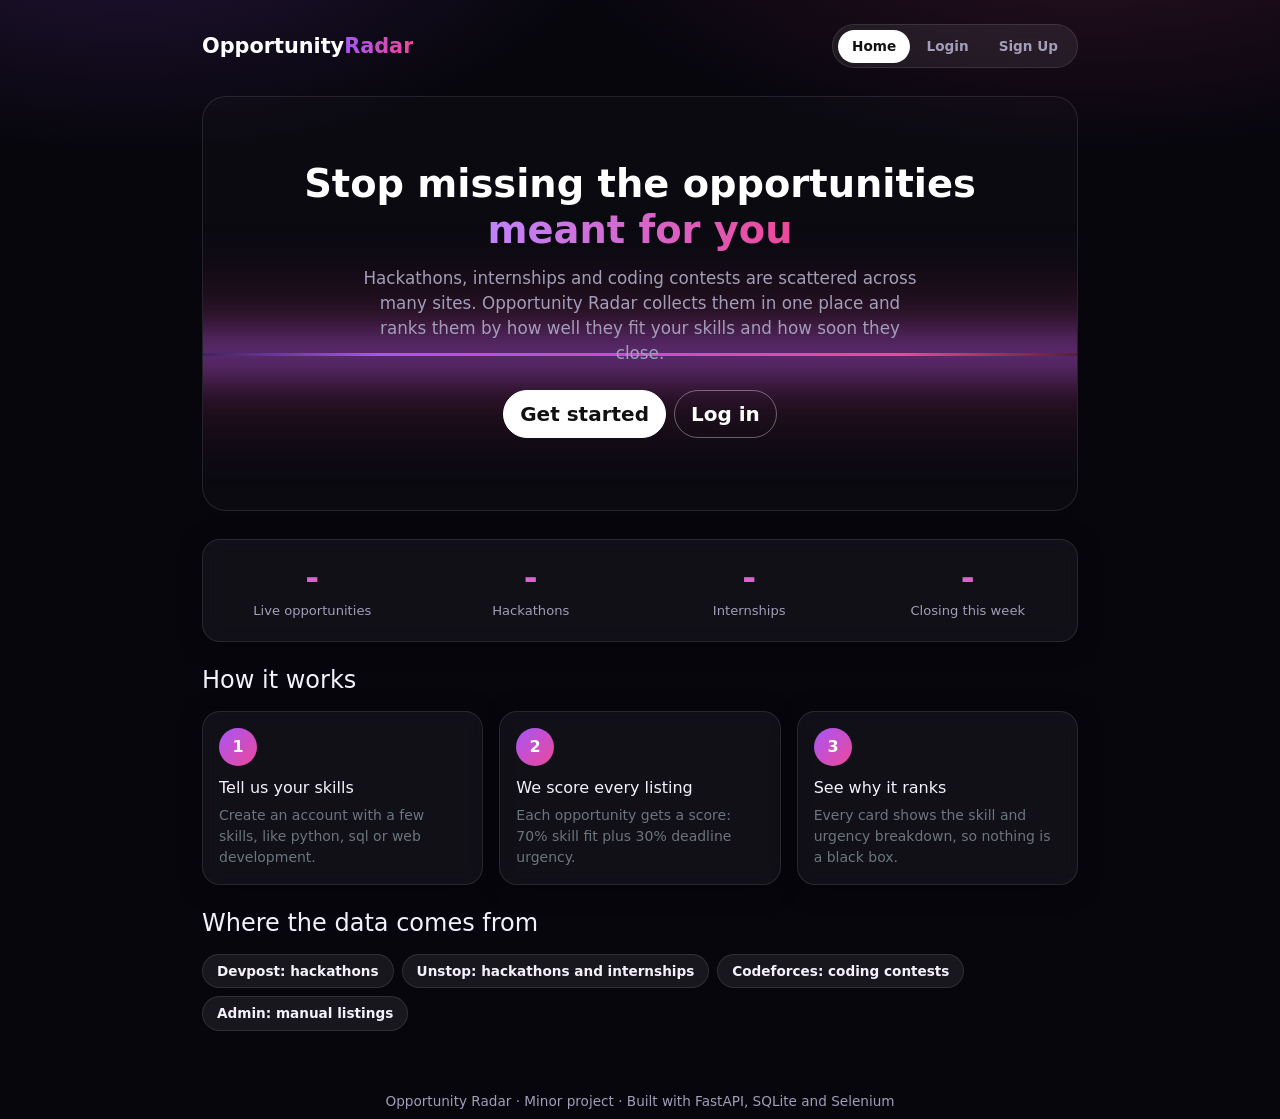
<file: frontend/index.html>
<!doctype html>
<html lang="en" data-bs-theme="dark">
  <head>
    <meta charset="UTF-8" />
    <meta name="viewport" content="width=device-width, initial-scale=1" />
    <title>Opportunity Radar</title>
    <link
      href="https://cdn.jsdelivr.net/npm/bootstrap@5.3.3/dist/css/bootstrap.min.css"
      rel="stylesheet"
    />
    <link rel="stylesheet" href="style.css" />
  </head>
  <body>
    <main class="container py-4" style="max-width: 900px">
      <div class="topbar">
        <a class="logo" href="index.html">Opportunity<span>Radar</span></a>
        <ul class="nav nav-pills" id="nav"></ul>
      </div>

      <section class="hero">
        <h1>
          Stop missing the opportunities <span class="grad">meant for you</span>
        </h1>
        <p>
          Hackathons, internships and coding contests are scattered across many
          sites. Opportunity Radar collects them in one place and ranks them by
          how well they fit your skills and how soon they close.
        </p>
        <div class="d-flex flex-wrap gap-2 mt-4" id="heroButtons"></div>
      </section>

      <div class="card mb-4">
        <div class="row g-0">
          <div class="col-6 col-md-3 stat">
            <div class="num" id="sTotal">-</div>
            <div class="lbl">Live opportunities</div>
          </div>
          <div class="col-6 col-md-3 stat">
            <div class="num" id="sHack">-</div>
            <div class="lbl">Hackathons</div>
          </div>
          <div class="col-6 col-md-3 stat">
            <div class="num" id="sIntern">-</div>
            <div class="lbl">Internships</div>
          </div>
          <div class="col-6 col-md-3 stat">
            <div class="num" id="sWeek">-</div>
            <div class="lbl">Closing this week</div>
          </div>
        </div>
      </div>

      <h2 class="h4 mb-3">How it works</h2>
      <div class="row g-3 mb-4">
        <div class="col-md-4">
          <div class="card h-100">
            <div class="card-body">
              <div class="step-num">1</div>
              <h3 class="h6">Tell us your skills</h3>
              <p class="text-secondary small mb-0">
                Create an account with a few skills, like python, sql or web
                development.
              </p>
            </div>
          </div>
        </div>
        <div class="col-md-4">
          <div class="card h-100">
            <div class="card-body">
              <div class="step-num">2</div>
              <h3 class="h6">We score every listing</h3>
              <p class="text-secondary small mb-0">
                Each opportunity gets a score: 70% skill fit plus 30% deadline
                urgency.
              </p>
            </div>
          </div>
        </div>
        <div class="col-md-4">
          <div class="card h-100">
            <div class="card-body">
              <div class="step-num">3</div>
              <h3 class="h6">See why it ranks</h3>
              <p class="text-secondary small mb-0">
                Every card shows the skill and urgency breakdown, so nothing is
                a black box.
              </p>
            </div>
          </div>
        </div>
      </div>

      <h2 class="h4 mb-3">Where the data comes from</h2>
      <div class="d-flex flex-wrap gap-2 mb-2">
        <span class="source-pill">Devpost: hackathons</span>
        <span class="source-pill">Unstop: hackathons and internships</span>
        <span class="source-pill">Codeforces: coding contests</span>
        <span class="source-pill">Admin: manual listings</span>
      </div>
    </main>

    <footer>
      Opportunity Radar &middot; Minor project &middot; Built with FastAPI,
      SQLite and Selenium
    </footer>

    <script src="auth.js"></script>
    <script>
      renderNav("home");

      // Hero buttons depend on whether the user is logged in
      document.getElementById("heroButtons").innerHTML = getToken()
        ? '<a href="matches.html" class="btn btn-accent btn-lg">Go to my matches</a>'
        : '<a href="signup.html" class="btn btn-accent btn-lg">Get started</a>' +
          '<a href="login.html" class="btn btn-ghost btn-lg">Log in</a>';

      function daysLeft(d) {
        const t = new Date();
        t.setHours(0, 0, 0, 0);
        return Math.round((new Date(d + "T00:00:00") - t) / 86400000);
      }

      // Live stats from the public opportunities endpoint
      fetch(API + "/opportunities")
        .then((r) => r.json())
        .then((list) => {
          const open = list.filter((o) => daysLeft(o.deadline) >= 0);
          document.getElementById("sTotal").textContent = open.length;
          document.getElementById("sHack").textContent = open.filter(
            (o) => o.type === "hackathon",
          ).length;
          document.getElementById("sIntern").textContent = open.filter(
            (o) => o.type === "internship",
          ).length;
          document.getElementById("sWeek").textContent = open.filter(
            (o) => daysLeft(o.deadline) <= 7,
          ).length;
        })
        .catch(() => {}); // if the backend is off, the stats just stay as "-"
    </script>
  </body>
</html>
</file>
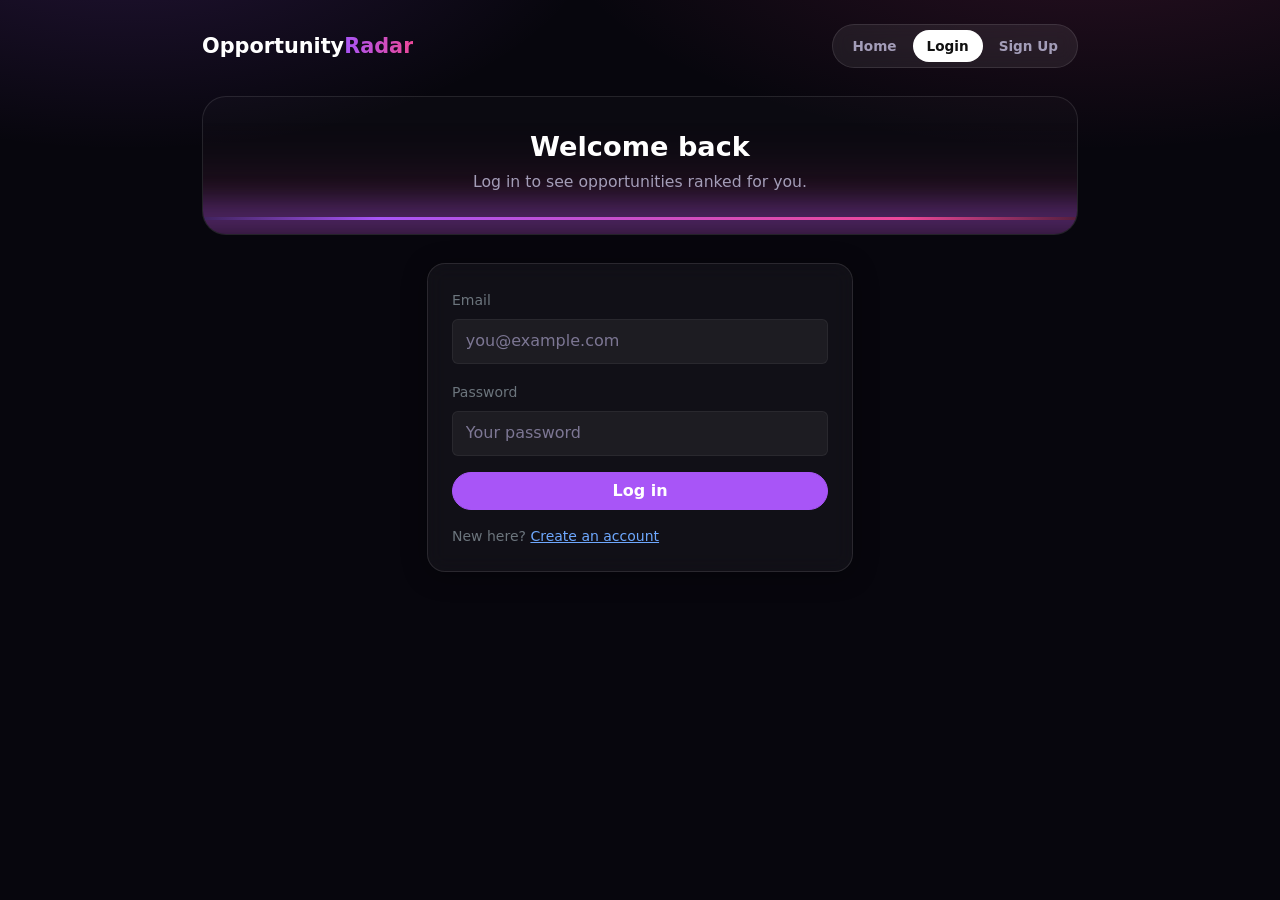
<file: frontend/admin.html>
<!doctype html>
<html lang="en" data-bs-theme="dark">
  <head>
    <meta charset="UTF-8" />
    <meta name="viewport" content="width=device-width, initial-scale=1" />
    <title>Opportunity Radar - Admin</title>
    <link
      href="https://cdn.jsdelivr.net/npm/bootstrap@5.3.3/dist/css/bootstrap.min.css"
      rel="stylesheet"
    />
    <link rel="stylesheet" href="style.css" />
  </head>
  <body>
    <main class="container py-4" style="max-width: 900px">
      <div class="topbar">
        <a class="logo" href="index.html">Opportunity<span>Radar</span></a>
        <ul class="nav nav-pills" id="nav"></ul>
      </div>

      <section class="hero small">
        <h1>Admin panel</h1>
        <p>
          Add listings the scrapers miss, such as college events or forwarded
          opportunities.
        </p>
      </section>

      <div id="denied" class="alert alert-warning d-none">
        This page is for admins only.
        <a href="matches.html" class="alert-link">Back to my matches</a>
      </div>

      <div class="row g-3" id="panel">
        <div class="col-md-5">
          <div class="card">
            <div class="card-body p-4">
              <h2 class="h6 mb-3">Add an opportunity</h2>
              <div class="mb-3">
                <input
                  type="text"
                  id="oppTitle"
                  class="form-control"
                  placeholder="Title"
                />
              </div>
              <div class="mb-3">
                <select id="oppType" class="form-select">
                  <option value="hackathon">Hackathon</option>
                  <option value="internship">Internship</option>
                  <option value="competition">Competition</option>
                  <option value="contest">Contest</option>
                </select>
              </div>
              <div class="mb-3">
                <input
                  type="text"
                  id="oppSkills"
                  class="form-control"
                  placeholder="Skills (at least 2, comma-separated)"
                />
              </div>
              <div class="mb-3">
                <label for="oppDeadline" class="form-label small text-secondary"
                  >Deadline</label
                >
                <input type="date" id="oppDeadline" class="form-control" />
              </div>
              <div class="mb-3">
                <input
                  type="url"
                  id="oppLink"
                  class="form-control"
                  placeholder="Link (optional), https://..."
                />
              </div>
              <button class="btn btn-primary w-100" onclick="addOpportunity()">
                Add opportunity
              </button>
              <div id="addOppResult" class="mt-3"></div>
            </div>
          </div>
        </div>

        <div class="col-md-7">
          <div class="card h-100">
            <div class="card-body p-4">
              <h2 class="h6 mb-3">
                Recently added
                <span id="count" class="text-secondary fw-normal"></span>
              </h2>
              <div id="recent" class="small text-secondary">Loading...</div>
            </div>
          </div>
        </div>
      </div>
    </main>

    <script src="auth.js"></script>
    <script>
      if (!getToken()) location.href = "login.html";
      renderNav("admin");
      if (!isAdmin()) {
        document.getElementById("denied").classList.remove("d-none");
        document.getElementById("panel").classList.add("d-none");
      }

      const TYPE_COLORS = {
        hackathon: "primary",
        internship: "info",
        competition: "warning",
        contest: "success",
      };

      function show(kind, text) {
        document.getElementById("addOppResult").innerHTML =
          `<div class="alert alert-${kind} mb-0">${esc(text)}</div>`;
      }

      async function loadRecent() {
        const box = document.getElementById("recent");
        try {
          const list = await (await fetch(API + "/opportunities")).json();
          document.getElementById("count").textContent =
            `(${list.length} total)`;
          box.innerHTML = list
            .slice()
            .sort((a, b) => b.id - a.id)
            .slice(0, 8)
            .map(
              (o) => `
          <div class="d-flex justify-content-between align-items-center border-bottom py-2 gap-2">
            <div class="text-truncate">
              <span class="text-body fw-semibold">${esc(o.title)}</span><br>
              <span class="text-secondary">${esc(o.deadline)}</span>
            </div>
            <span class="badge text-bg-${TYPE_COLORS[o.type] || "secondary"} text-capitalize">${esc(o.type)}</span>
          </div>`,
            )
            .join("");
        } catch (e) {
          box.textContent = "Could not load. Is the backend running?";
        }
      }

      async function addOpportunity() {
        const title = document.getElementById("oppTitle").value;
        const type = document.getElementById("oppType").value;
        const skills = document.getElementById("oppSkills").value;
        const deadline = document.getElementById("oppDeadline").value;
        const link = document.getElementById("oppLink").value;
        if (!title || !skills || !deadline) {
          show("warning", "Please fill in title, skills and deadline.");
          return;
        }
        show("secondary", "Adding...");
        try {
          const params = new URLSearchParams({
            title,
            type,
            skills,
            deadline,
            link,
          });
          const res = await api("/opportunities?" + params, { method: "POST" });
          const data = await res.json();
          if (!res.ok) {
            show(
              "danger",
              typeof data.detail === "string"
                ? data.detail
                : "Could not add opportunity.",
            );
            return;
          }
          show("success", `Added "${data.title}" successfully!`);
          ["oppTitle", "oppSkills", "oppDeadline", "oppLink"].forEach(
            (id) => (document.getElementById(id).value = ""),
          );
          loadRecent();
        } catch (e) {
          show("danger", "Failed to add opportunity. Is the backend running?");
        }
      }

      if (isAdmin()) loadRecent();
    </script>
  </body>
</html>
</file>
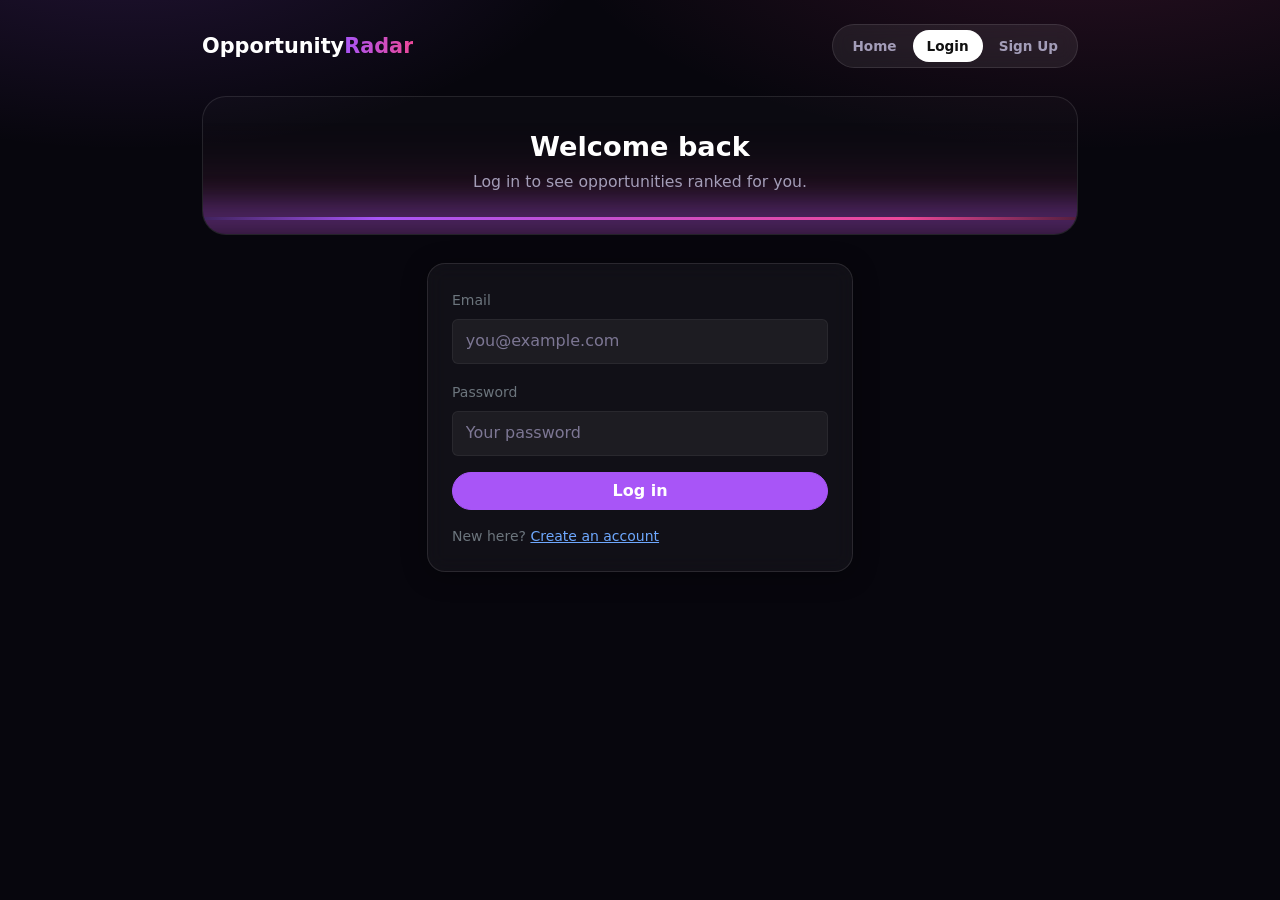
<file: frontend/login.html>
<!doctype html>
<html lang="en" data-bs-theme="dark">
  <head>
    <meta charset="UTF-8" />
    <meta name="viewport" content="width=device-width, initial-scale=1" />
    <title>Opportunity Radar - Login</title>
    <link
      href="https://cdn.jsdelivr.net/npm/bootstrap@5.3.3/dist/css/bootstrap.min.css"
      rel="stylesheet"
    />
    <link rel="stylesheet" href="style.css" />
  </head>
  <body>
    <main class="container py-4" style="max-width: 900px">
      <div class="topbar">
        <a class="logo" href="index.html">Opportunity<span>Radar</span></a>
        <ul class="nav nav-pills" id="nav"></ul>
      </div>

      <section class="hero small">
        <h1>Welcome back</h1>
        <p>Log in to see opportunities ranked for you.</p>
      </section>

      <div class="row justify-content-center">
        <div class="col-md-6">
          <div class="card">
            <div class="card-body p-4">
              <form id="login-form">
                <div class="mb-3">
                  <label class="form-label small text-secondary" for="email"
                    >Email</label
                  >
                  <input
                    type="email"
                    id="email"
                    class="form-control"
                    placeholder="you@example.com"
                    autocomplete="email"
                    required
                  />
                </div>
                <div class="mb-3">
                  <label class="form-label small text-secondary" for="password"
                    >Password</label
                  >
                  <input
                    type="password"
                    id="password"
                    class="form-control"
                    placeholder="Your password"
                    autocomplete="current-password"
                    required
                  />
                </div>
                <button
                  id="login-button"
                  type="submit"
                  class="btn btn-primary w-100"
                >
                  Log in
                </button>
              </form>
              <div id="result" class="mt-3"></div>
              <p class="small text-secondary mt-3 mb-0">
                New here? <a href="signup.html">Create an account</a>
              </p>
            </div>
          </div>
        </div>
      </div>
    </main>

    <script src="auth.js"></script>
    <script>
      renderNav("login");
      if (getToken()) location.href = "matches.html";

      function show(kind, text) {
        document.getElementById("result").innerHTML =
          `<div class="alert alert-${kind} mb-0">${esc(text)}</div>`;
      }

      async function login() {
        const button = document.getElementById("login-button");
        if (button.disabled) return;
        const email = document.getElementById("email").value;
        const password = document.getElementById("password").value;
        if (!email || !password) {
          show("warning", "Enter your email and password.");
          return;
        }
        button.disabled = true;
        show("secondary", "Logging in...");
        try {
          const res = await fetch(API + "/login", {
            method: "POST",
            headers: { "Content-Type": "application/json" },
            body: JSON.stringify({ email, password }),
          });
          const data = await res.json().catch(() => ({}));
          if (!res.ok) {
            show("danger", data.detail || "Login failed.");
            return;
          }
          saveSession(data);
          location.href = "matches.html";
        } catch (e) {
          show("danger", "Could not reach the server. Is the backend running?");
        } finally {
          button.disabled = false;
        }
      }

      document.getElementById("login-form").addEventListener("submit", (e) => {
        e.preventDefault();
        login();
      });
    </script>
  </body>
</html>
</file>
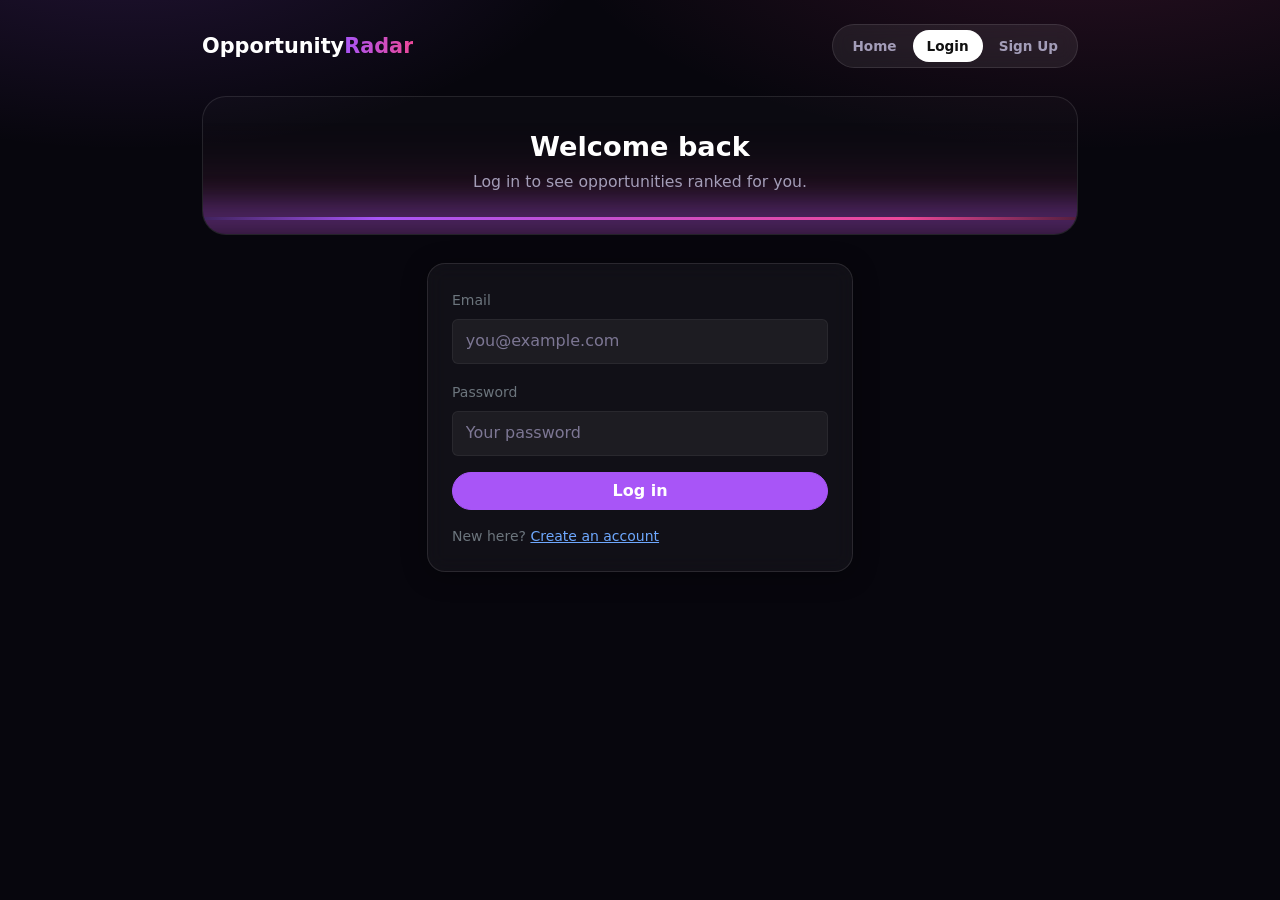
<file: frontend/matches.html>
<!doctype html>
<html lang="en" data-bs-theme="dark">
  <head>
    <meta charset="UTF-8" />
    <meta name="viewport" content="width=device-width, initial-scale=1" />
    <title>Opportunity Radar - My Matches</title>
    <link
      href="https://cdn.jsdelivr.net/npm/bootstrap@5.3.3/dist/css/bootstrap.min.css"
      rel="stylesheet"
    />
    <link rel="stylesheet" href="style.css" />
  </head>
  <body>
    <main class="container py-4" style="max-width: 900px">
      <div class="topbar">
        <a class="logo" href="index.html">Opportunity<span>Radar</span></a>
        <ul class="nav nav-pills" id="nav"></ul>
      </div>

      <section class="hero small">
        <h1 id="heroTitle">Your matches</h1>
        <p>Ranked by skill fit and how soon each one closes.</p>
      </section>

      <div class="card mb-3">
        <div
          class="card-body d-flex flex-wrap gap-3 align-items-center justify-content-between"
        >
          <select
            id="typeFilter"
            class="form-select form-select-sm w-auto"
            onchange="render()"
          >
            <option value="all">All types</option>
            <option value="hackathon">Hackathons</option>
            <option value="internship">Internships</option>
            <option value="contest">Contests</option>
          </select>
          <div class="form-check mb-0">
            <input
              class="form-check-input"
              type="checkbox"
              id="hideZero"
              checked
              onchange="render()"
            />
            <label class="form-check-label small" for="hideZero"
              >Hide 0% skill fit</label
            >
            <div class="form-check mb-0">
              <input
                class="form-check-input"
                type="checkbox"
                id="optin"
                onchange="savePref()"
              />
              <label class="form-check-label small" for="optin"
                >Email reminders</label
              >
            </div>
          </div>
        </div>
      </div>

      <div id="summary"></div>
      <div id="results"><div class="empty-state">Loading...</div></div>
    </main>

    <script src="auth.js"></script>
    <script>
      if (!getToken()) location.href = "login.html";
      renderNav("matches");

      const TYPE_COLORS = {
        hackathon: "primary",
        internship: "info",
        competition: "warning",
        contest: "success",
      };
      let allMatches = [];

      function safeLink(u) {
        return /^https?:\/\//i.test(u || "") ? u : null;
      }

      function daysLeft(dateStr) {
        const d = new Date(dateStr + "T00:00:00");
        const t = new Date();
        t.setHours(0, 0, 0, 0);
        return Math.round((d - t) / 86400000);
      }

      function dueLabel(n) {
        if (isNaN(n)) return { text: "Date unknown", cls: "text-secondary" };
        if (n === 0) return { text: "Closes today", cls: "text-danger" };
        if (n <= 3)
          return {
            text: n + (n === 1 ? " day left" : " days left"),
            cls: "text-danger",
          };
        if (n <= 7) return { text: n + " days left", cls: "text-warning" };
        return { text: n + " days left", cls: "text-secondary" };
      }

      async function load() {
        const out = document.getElementById("results");
        try {
          const res = await api("/me/matches");
          const data = await res.json();
          document.getElementById("heroTitle").textContent =
            "Hi " + data.student + ", here are your matches";
          allMatches = data.matches;
          render();
        } catch (e) {
          out.innerHTML =
            '<div class="alert alert-danger">Could not load matches. Is the backend running?</div>';
        }
      }

      async function loadPref() {
        const d = await (await api("/me/email-pref")).json();
        document.getElementById("optin").checked = d.email_opt_in;
      }
      async function savePref() {
        await api(
          "/me/email-pref?opt_in=" + document.getElementById("optin").checked,
          { method: "PUT" },
        );
      }

      function render() {
        const type = document.getElementById("typeFilter").value;
        const hideZero = document.getElementById("hideZero").checked;
        const open = allMatches.filter((m) => daysLeft(m.deadline) >= 0);
        const visible = open.filter(
          (m) =>
            (type === "all" || m.type === type) &&
            (!hideZero || m.skill_score > 0),
        );

        const strong = open.filter((m) => m.skill_score >= 0.5).length;
        const soon = open.filter(
          (m) => m.skill_score > 0 && daysLeft(m.deadline) <= 7,
        ).length;
        document.getElementById("summary").innerHTML = `
        <div class="card mb-3"><div class="row g-0">
          <div class="col-4 stat"><div class="num">${visible.length}</div><div class="lbl">Showing</div></div>
          <div class="col-4 stat"><div class="num">${strong}</div><div class="lbl">Strong skill matches</div></div>
          <div class="col-4 stat"><div class="num">${soon}</div><div class="lbl">Relevant and closing this week</div></div>
        </div></div>`;

        const out = document.getElementById("results");
        if (!visible.length) {
          out.innerHTML =
            '<div class="empty-state"><p>No matches for these filters.</p><p class="small">Try unticking "Hide 0% skill fit".</p></div>';
          return;
        }

        out.innerHTML = visible
          .map((m) => {
            const pct = Math.round(m.match_score * 100);
            const level =
              m.match_score >= 0.6
                ? "success"
                : m.match_score >= 0.3
                  ? "warning"
                  : "secondary";
            const due = dueLabel(daysLeft(m.deadline));
            const color = TYPE_COLORS[m.type] || "secondary";
            const chips = (m.skills || "")
              .split(",")
              .map((s) => s.trim())
              .filter(Boolean)
              .slice(0, 6)
              .map(
                (s) => `<span class="badge rounded-pill chip">${esc(s)}</span>`,
              )
              .join(" ");
            const url = safeLink(m.link);
            const btn = url
              ? `<a href="${esc(url)}" target="_blank" rel="noopener noreferrer" class="btn btn-sm btn-primary ms-auto">View &amp; apply &#8599;</a>`
              : "";
            return `
          <div class="card match-card mb-3"><div class="card-body">
            <div class="d-flex justify-content-between align-items-start gap-3">
              <div>
                <h3 class="h6 mb-2">${esc(m.title)}</h3>
                <div class="d-flex flex-wrap gap-2 align-items-center small">
                  <span class="badge text-bg-${color} text-capitalize">${esc(m.type)}</span>
                  <span class="fw-semibold ${due.cls}">${due.text}</span>
                  <span class="text-secondary">${esc(m.deadline)}</span>
                </div>
              </div>
              <div class="score-num text-${level}">${pct}%</div>
            </div>
            <div class="progress my-3" style="height: 6px;">
              <div class="progress-bar bg-${level}" style="width: ${pct}%"></div>
            </div>
            <p class="small text-secondary mb-2">Skill fit ${Math.round(m.skill_score * 100)}% &nbsp;|&nbsp; Urgency ${Math.round(m.urgency_score * 100)}%</p>
            <div class="d-flex flex-wrap gap-1 align-items-center">${chips}${btn}</div>
          </div></div>`;
          })
          .join("");
      }

      load();
    </script>
  </body>
</html>
</file>
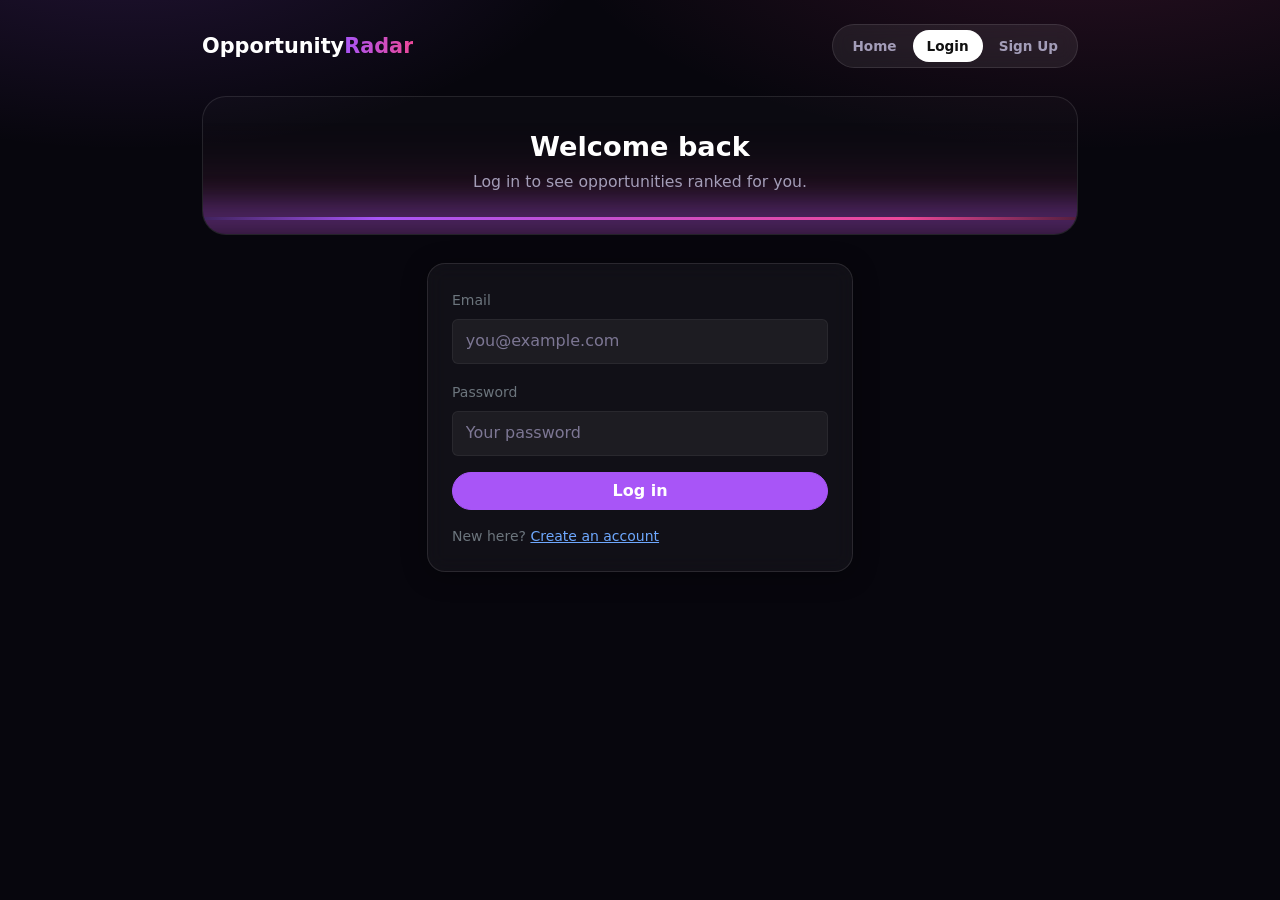
<file: frontend/profile.html>
<!doctype html>
<html lang="en" data-bs-theme="dark">
  <head>
    <meta charset="UTF-8" />
    <meta name="viewport" content="width=device-width, initial-scale=1" />
    <title>Opportunity Radar - Profile</title>
    <link
      href="https://cdn.jsdelivr.net/npm/bootstrap@5.3.3/dist/css/bootstrap.min.css"
      rel="stylesheet"
    />
    <link rel="stylesheet" href="style.css" />
  </head>
  <body>
    <main class="container py-4" style="max-width: 900px">
      <div class="topbar">
        <a class="logo" href="index.html">Opportunity<span>Radar</span></a>
        <ul class="nav nav-pills" id="nav"></ul>
      </div>

      <section class="hero small">
        <h1 id="heroTitle">Your profile</h1>
        <p>
          Keep your skills up to date. They decide which opportunities rank
          first.
        </p>
      </section>

      <div class="row g-3">
        <div class="col-md-7">
          <div class="card">
            <div class="card-body p-4">
              <h2 class="h6 mb-3">Edit details</h2>
              <div class="mb-3">
                <label class="form-label small text-secondary">Full name</label>
                <input type="text" id="name" class="form-control" />
              </div>
              <div class="mb-3">
                <label class="form-label small text-secondary"
                  >Email (cannot be changed)</label
                >
                <input type="email" id="email" class="form-control" disabled />
              </div>
              <div class="mb-3">
                <label class="form-label small text-secondary">Year</label>
                <input type="text" id="year" class="form-control" />
              </div>
              <div class="mb-3">
                <label class="form-label small text-secondary"
                  >Skills (at least 2, comma-separated)</label
                >
                <input
                  type="text"
                  id="skills"
                  class="form-control"
                  oninput="preview()"
                />
                <div id="chips" class="d-flex flex-wrap gap-1 mt-2"></div>
              </div>
              <div class="mb-3">
                <label class="form-label small text-secondary"
                  >New password (leave blank to keep the current one)</label
                >
                <input
                  type="password"
                  id="password"
                  class="form-control"
                  autocomplete="new-password"
                />
              </div>
              <button class="btn btn-primary w-100" onclick="save()">
                Save changes
              </button>
              <div id="result" class="mt-3"></div>
            </div>
          </div>
        </div>

        <div class="col-md-5">
          <div class="card mb-3">
            <div class="card-body p-4">
              <h2 class="h6 mb-3">Email reminders</h2>
              <div class="form-check form-switch mb-2">
                <input
                  class="form-check-input"
                  type="checkbox"
                  id="optin"
                  onchange="savePref()"
                />
                <label class="form-check-label small" for="optin"
                  >Email me about strong matches closing soon</label
                >
              </div>
              <p class="small text-secondary mb-0">
                Sent once a day, only for matches of 50% or more closing within
                a week.
              </p>
            </div>
          </div>
          <div class="card">
            <div class="card-body p-4">
              <h2 class="h6 mb-3">Account</h2>
              <p class="small mb-1">
                <span class="text-secondary">Role:</span>
                <span id="role">Student</span>
              </p>
              <button
                class="btn btn-outline-secondary btn-sm mt-2"
                onclick="logout()"
              >
                Log out
              </button>
            </div>
          </div>
        </div>
      </div>
    </main>

    <script src="auth.js"></script>
    <script>
      if (!getToken()) location.href = "login.html";
      renderNav("profile");

      function show(kind, text) {
        document.getElementById("result").innerHTML =
          `<div class="alert alert-${kind} mb-0">${esc(text)}</div>`;
      }

      function preview() {
        document.getElementById("chips").innerHTML = document
          .getElementById("skills")
          .value.split(",")
          .map((s) => s.trim())
          .filter(Boolean)
          .map((s) => `<span class="badge rounded-pill chip">${esc(s)}</span>`)
          .join(" ");
      }

      async function load() {
        try {
          const d = await (await api("/me")).json();
          document.getElementById("name").value = d.name || "";
          document.getElementById("email").value = d.email || "";
          document.getElementById("year").value = d.year || "";
          document.getElementById("skills").value = Array.isArray(d.skills)
            ? d.skills.join(", ")
            : d.skills || "";
          document.getElementById("heroTitle").textContent =
            "Hi " + (d.name || "there");
          document.getElementById("role").textContent = isAdmin()
            ? "Admin"
            : "Student";
          preview();
          const p = await (await api("/me/email-pref")).json();
          document.getElementById("optin").checked = p.email_opt_in;
        } catch (e) {
          show(
            "danger",
            "Could not load your profile. Is the backend running?",
          );
        }
      }

      async function save() {
        const body = {
          name: document.getElementById("name").value.trim(),
          year: document.getElementById("year").value.trim(),
          skills: document.getElementById("skills").value.trim(),
          password: document.getElementById("password").value || null,
        };
        if (!body.name || !body.year || !body.skills) {
          show("warning", "Name, year and skills are required.");
          return;
        }
        show("secondary", "Saving...");
        try {
          const res = await api("/me", {
            method: "PUT",
            headers: { "Content-Type": "application/json" },
            body: JSON.stringify(body),
          });
          const data = await res.json();
          if (!res.ok) {
            show(
              "danger",
              typeof data.detail === "string"
                ? data.detail
                : "Please check your details.",
            );
            return;
          }
          localStorage.setItem("name", body.name);
          document.getElementById("password").value = "";
          renderNav("profile");
          show(
            "success",
            "Profile saved. Your matches now use the new skills.",
          );
        } catch (e) {
          show("danger", "Could not save. Is the backend running?");
        }
      }

      async function savePref() {
        await api(
          "/me/email-pref?opt_in=" + document.getElementById("optin").checked,
          { method: "PUT" },
        );
      }

      load();
    </script>
  </body>
</html>
</file>
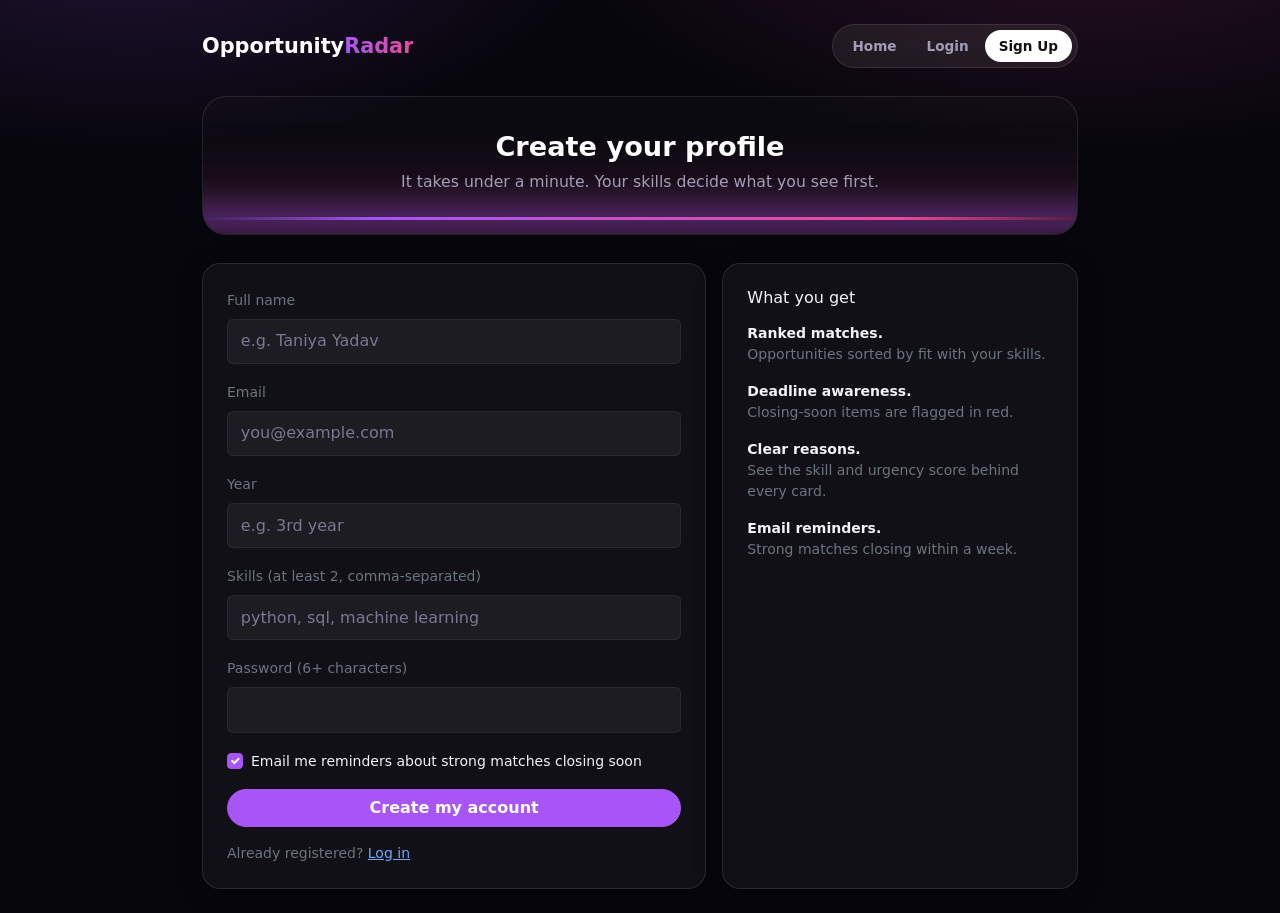
<file: frontend/signup.html>
<!doctype html>
<html lang="en" data-bs-theme="dark">
  <head>
    <meta charset="UTF-8" />
    <meta name="viewport" content="width=device-width, initial-scale=1" />
    <title>Opportunity Radar - Sign Up</title>
    <link
      href="https://cdn.jsdelivr.net/npm/bootstrap@5.3.3/dist/css/bootstrap.min.css"
      rel="stylesheet"
    />
    <link rel="stylesheet" href="style.css" />
  </head>
  <body>
    <main class="container py-4" style="max-width: 900px">
      <div class="topbar">
        <a class="logo" href="index.html">Opportunity<span>Radar</span></a>
        <ul class="nav nav-pills" id="nav"></ul>
      </div>

      <section class="hero small">
        <h1>Create your profile</h1>
        <p>It takes under a minute. Your skills decide what you see first.</p>
      </section>

      <div class="row g-3">
        <div class="col-md-7">
          <div class="card">
            <div class="card-body p-4">
              <div class="mb-3">
                <label class="form-label small text-secondary">Full name</label>
                <input
                  type="text"
                  id="name"
                  class="form-control"
                  placeholder="e.g. Taniya Yadav"
                />
              </div>
              <div class="mb-3">
                <label class="form-label small text-secondary">Email</label>
                <input
                  type="email"
                  id="email"
                  class="form-control"
                  placeholder="you@example.com"
                />
              </div>
              <div class="mb-3">
                <label class="form-label small text-secondary">Year</label>
                <input
                  type="text"
                  id="year"
                  class="form-control"
                  placeholder="e.g. 3rd year"
                />
              </div>
              <div class="mb-3">
                <label class="form-label small text-secondary"
                  >Skills (at least 2, comma-separated)</label
                >
                <input
                  type="text"
                  id="skills"
                  class="form-control"
                  placeholder="python, sql, machine learning"
                />
              </div>
              <div class="mb-3">
                <label class="form-label small text-secondary"
                  >Password (6+ characters)</label
                >
                <input type="password" id="password" class="form-control" />
              </div>
              <div class="form-check mb-3">
                <input
                  class="form-check-input"
                  type="checkbox"
                  id="optin"
                  checked
                />
                <label class="form-check-label small" for="optin"
                  >Email me reminders about strong matches closing soon</label
                >
              </div>
              <button class="btn btn-primary w-100" onclick="signup()">
                Create my account
              </button>
              <div id="result" class="mt-3"></div>
              <p class="small text-secondary mt-3 mb-0">
                Already registered? <a href="login.html">Log in</a>
              </p>
            </div>
          </div>
        </div>

        <div class="col-md-5">
          <div class="card h-100">
            <div class="card-body p-4">
              <h2 class="h6 mb-3">What you get</h2>
              <ul class="list-unstyled small mb-0">
                <li class="mb-3">
                  <strong>Ranked matches.</strong><br /><span
                    class="text-secondary"
                    >Opportunities sorted by fit with your skills.</span
                  >
                </li>
                <li class="mb-3">
                  <strong>Deadline awareness.</strong><br /><span
                    class="text-secondary"
                    >Closing-soon items are flagged in red.</span
                  >
                </li>
                <li class="mb-3">
                  <strong>Clear reasons.</strong><br /><span
                    class="text-secondary"
                    >See the skill and urgency score behind every card.</span
                  >
                </li>
                <li>
                  <strong>Email reminders.</strong><br /><span
                    class="text-secondary"
                    >Strong matches closing within a week.</span
                  >
                </li>
              </ul>
            </div>
          </div>
        </div>
      </div>
    </main>

    <script src="auth.js"></script>
    <script>
      renderNav("signup");
      if (getToken()) location.href = "matches.html";

      function show(kind, text) {
        document.getElementById("result").innerHTML =
          `<div class="alert alert-${kind} mb-0">${esc(text)}</div>`;
      }

      async function signup() {
        const body = {
          name: document.getElementById("name").value,
          email: document.getElementById("email").value,
          year: document.getElementById("year").value,
          skills: document.getElementById("skills").value,
          password: document.getElementById("password").value,
        };
        if (Object.values(body).some((v) => !v)) {
          show("warning", "Please fill in all fields.");
          return;
        }
        body.email_opt_in = document.getElementById("optin").checked;
        show("secondary", "Creating your account...");
        try {
          const res = await fetch(API + "/signup", {
            method: "POST",
            headers: { "Content-Type": "application/json" },
            body: JSON.stringify(body),
          });
          const data = await res.json();
          if (!res.ok) {
            const msg =
              typeof data.detail === "string"
                ? data.detail
                : "Please check your details.";
            show("danger", msg);
            return;
          }
          saveSession(data);
          location.href = "matches.html";
        } catch (e) {
          show("danger", "Signup failed. Is the backend running?");
        }
      }
    </script>
  </body>
</html>
</file>
<file: frontend/style.css>
:root {
  --brand: #a855f7; /* purple */
  --brand-dark: #9333ea;
  --brand-rgb: 168, 85, 247;
  --pink: #ec4899; /* magenta glow */
  --page-bg: #07060d; /* near-black with a purple tint */
  --card-bg: rgba(255, 255, 255, 0.045);
  --ink: #f4f1fb;
  --muted: #a39db8;
  --line: rgba(255, 255, 255, 0.1);
  --soft: rgba(255, 255, 255, 0.07);
}

[data-bs-theme="dark"] {
  --bs-primary: var(--brand);
  --bs-primary-rgb: var(--brand-rgb);
  --bs-body-bg: var(--page-bg);
  --bs-body-color: var(--ink);
  --bs-secondary-color: var(--muted);
  --bs-border-color: var(--line);
  --bs-link-color: #c084fc;
  --bs-link-hover-color: #e9d5ff;
}

body {
  background:
    radial-gradient(
      900px 400px at 85% -10%,
      rgba(236, 72, 153, 0.16),
      transparent 60%
    ),
    radial-gradient(
      800px 400px at 10% -10%,
      rgba(168, 85, 247, 0.18),
      transparent 60%
    ),
    var(--page-bg);
  background-attachment: fixed;
  color: var(--ink);
  min-height: 100vh;
  display: flex;
  flex-direction: column;
}
main {
  flex: 1;
}

/* Top bar: glass pill nav */
.topbar {
  display: flex;
  justify-content: space-between;
  align-items: center;
  flex-wrap: wrap;
  gap: 12px;
  margin-bottom: 28px;
}
.logo {
  font-weight: 800;
  font-size: 1.3rem;
  color: #fff;
  text-decoration: none;
}
.logo span {
  background: linear-gradient(90deg, var(--brand), var(--pink));
  -webkit-background-clip: text;
  background-clip: text;
  color: transparent;
}
.nav-pills {
  background: var(--soft);
  border: 1px solid var(--line);
  border-radius: 999px;
  padding: 5px;
  gap: 2px;
  backdrop-filter: blur(8px);
}
.nav-pills .nav-link {
  color: var(--muted);
  font-weight: 600;
  font-size: 0.85rem;
  border-radius: 999px;
  padding: 6px 14px;
}
.nav-pills .nav-link:hover:not(.active) {
  color: #fff;
}
.nav-pills .nav-link.active {
  background: #fff;
  color: #111;
}

/* Hero with glowing horizon line */
.hero {
  position: relative;
  overflow: hidden;
  text-align: center;
  padding: 64px 28px 72px;
  margin-bottom: 28px;
  border-radius: 24px;
  background: rgba(255, 255, 255, 0.02);
  border: 1px solid var(--line);
}
.hero::before {
  /* the glowing horizon */
  content: "";
  position: absolute;
  left: -10%;
  right: -10%;
  top: 62%;
  height: 3px;
  background: linear-gradient(
    90deg,
    transparent,
    var(--brand) 25%,
    var(--pink) 75%,
    transparent
  );
  box-shadow:
    0 0 40px 14px rgba(var(--brand-rgb), 0.55),
    0 0 90px 30px rgba(236, 72, 153, 0.35);
}
.hero > * {
  position: relative;
  z-index: 1;
}
.hero h1 {
  font-weight: 800;
  font-size: 2.4rem;
  margin-bottom: 12px;
  color: #fff;
}
.hero p {
  color: var(--muted);
  max-width: 560px;
  margin: 0 auto;
  font-size: 1.05rem;
}
.hero .d-flex {
  justify-content: center;
}
.hero.small {
  padding: 34px 28px 40px;
}
.hero.small h1 {
  font-size: 1.7rem;
  margin-bottom: 6px;
}
.hero.small p {
  font-size: 0.98rem;
}
.hero.small::before {
  top: 88%;
  box-shadow:
    0 0 30px 10px rgba(var(--brand-rgb), 0.45),
    0 0 70px 20px rgba(236, 72, 153, 0.25);
}
.grad {
  background: linear-gradient(90deg, #c084fc, var(--pink));
  -webkit-background-clip: text;
  background-clip: text;
  color: transparent;
}

/* Buttons */
.btn-primary {
  --bs-btn-bg: var(--brand);
  --bs-btn-border-color: var(--brand);
  --bs-btn-hover-bg: var(--brand-dark);
  --bs-btn-hover-border-color: var(--brand-dark);
  --bs-btn-active-bg: var(--brand-dark);
  --bs-btn-active-border-color: var(--brand-dark);
  border-radius: 999px;
  font-weight: 600;
}
.btn-accent {
  background: #fff;
  border-color: #fff;
  color: #111;
  font-weight: 700;
  border-radius: 999px;
}
.btn-accent:hover {
  background: #e9d5ff;
  border-color: #e9d5ff;
  color: #111;
}
.btn-ghost {
  border: 1px solid rgba(255, 255, 255, 0.35);
  color: #fff;
  font-weight: 600;
  border-radius: 999px;
}
.btn-ghost:hover {
  background: rgba(255, 255, 255, 0.1);
  color: #fff;
}

/* Glass cards and forms */
.card {
  background: var(--card-bg);
  border: 1px solid var(--line);
  border-radius: 18px;
  backdrop-filter: blur(10px);
  box-shadow: 0 4px 24px rgba(0, 0, 0, 0.35);
  color: var(--ink);
}
.form-control,
.form-select {
  background-color: rgba(255, 255, 255, 0.05);
  border-color: var(--line);
  color: var(--ink);
  padding: 0.6rem 0.8rem;
}
.form-control::placeholder {
  color: #7d7794;
}
.form-control:focus,
.form-select:focus {
  background-color: rgba(255, 255, 255, 0.08);
  border-color: var(--brand);
  color: #fff;
  box-shadow: 0 0 0 3px rgba(var(--brand-rgb), 0.25);
}
.form-select option {
  background: #14111f;
  color: #fff;
}
.form-check-input {
  background-color: rgba(255, 255, 255, 0.1);
  border-color: var(--line);
}
.form-check-input:checked {
  background-color: var(--brand);
  border-color: var(--brand);
}

/* Stats */
.stat {
  text-align: center;
  padding: 20px 10px;
}
.stat .num {
  font-size: 2.1rem;
  font-weight: 800;
  line-height: 1.1;
  background: linear-gradient(90deg, #c084fc, var(--pink));
  -webkit-background-clip: text;
  background-clip: text;
  color: transparent;
}
.stat .lbl {
  font-size: 0.82rem;
  color: var(--muted);
  margin-top: 4px;
}

/* How it works */
.step-num {
  width: 38px;
  height: 38px;
  border-radius: 50%;
  background: linear-gradient(135deg, var(--brand), var(--pink));
  color: #fff;
  display: flex;
  align-items: center;
  justify-content: center;
  font-weight: 800;
  margin-bottom: 12px;
}

/* Result cards */
.match-card {
  transition:
    transform 0.15s,
    border-color 0.15s,
    box-shadow 0.15s;
}
.match-card:hover {
  transform: translateY(-2px);
  border-color: rgba(var(--brand-rgb), 0.55);
  box-shadow: 0 8px 30px rgba(var(--brand-rgb), 0.22);
}
.score-num {
  font-size: 1.5rem;
  font-weight: 800;
  white-space: nowrap;
}
.progress {
  background: rgba(255, 255, 255, 0.08);
}
.chip {
  font-size: 0.75rem;
  background: var(--soft) !important;
  color: #cfc9e4 !important;
  border: 1px solid var(--line) !important;
  font-weight: 500;
}
.empty-state {
  text-align: center;
  padding: 48px 20px;
  color: var(--muted);
}
.empty-state .big {
  font-size: 2.6rem;
}

.source-pill {
  background: var(--soft);
  border: 1px solid var(--line);
  border-radius: 999px;
  padding: 6px 14px;
  font-size: 0.85rem;
  font-weight: 600;
  color: var(--ink);
}

.alert {
  border-radius: 12px;
}
footer {
  text-align: center;
  color: var(--muted);
  font-size: 0.85rem;
  padding: 28px 0 8px;
}
</file>
